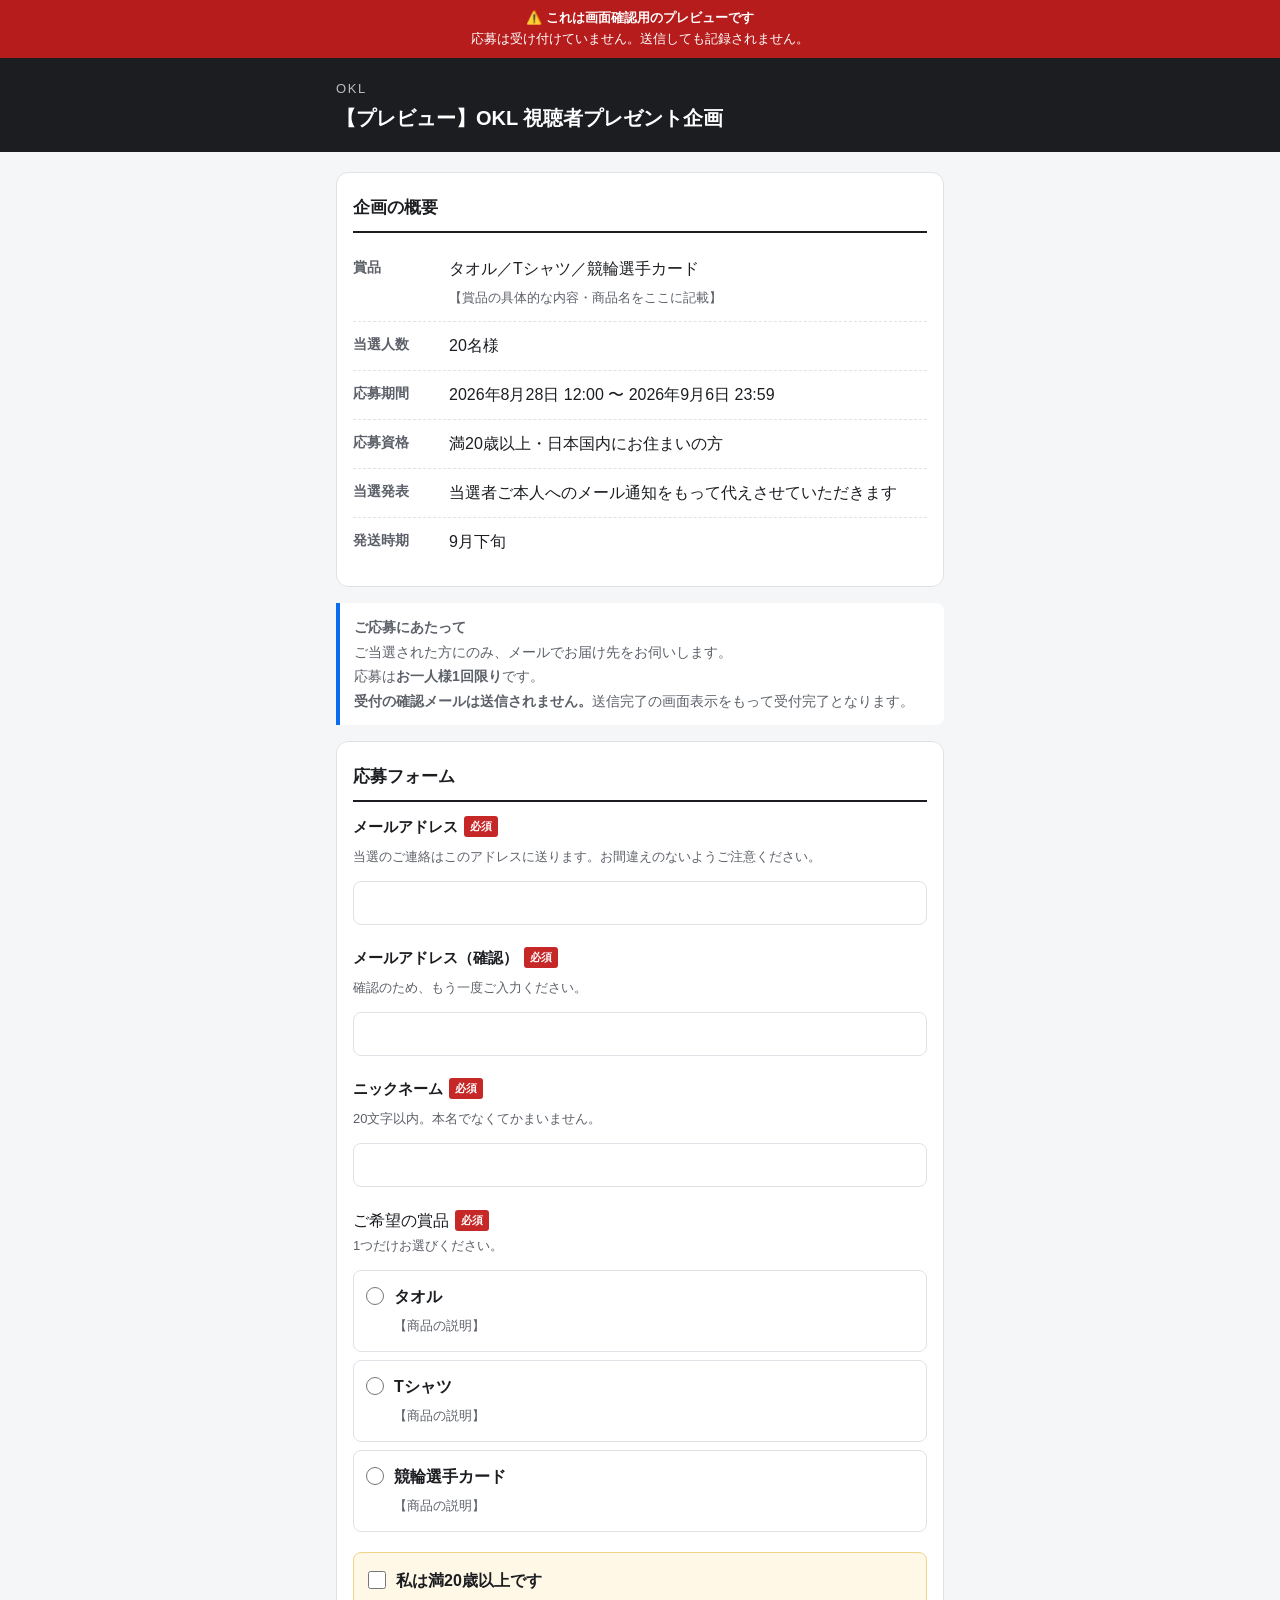
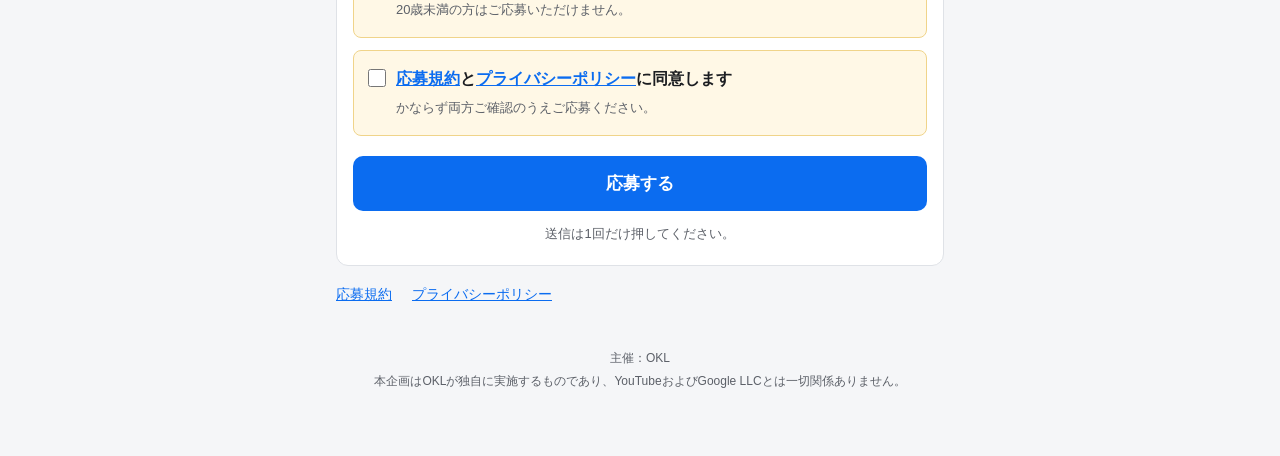
<file: index.html>
<!DOCTYPE html>
<html lang="ja">
<head>
<meta charset="UTF-8">
<meta name="viewport" content="width=device-width, initial-scale=1">
<meta name="robots" content="noindex">
<title>視聴者プレゼント企画 応募ページ｜OKL</title>
<link rel="stylesheet" href="style.css">
</head>
<body>

<header>
  <div class="wrap">
    <p class="brand">OKL</p>
    <h1 id="pageTitle">視聴者プレゼント企画</h1>
  </div>
</header>

<div class="wrap">

  <!-- 読み込み中 -->
  <div id="loading" class="card center">
    <p>読み込んでいます…</p>
  </div>

  <!-- 受付期間外 -->
  <div id="closedArea" class="hidden">
    <div id="closedMsg" class="msg info"></div>
    <div class="card">
      <h2>お問い合わせ</h2>
      <p class="small">本企画に関するお問い合わせは <span id="contactClosed">事務局</span> までお願いいたします。</p>
    </div>
  </div>

  <!-- 応募フォーム -->
  <div id="formArea" class="hidden">

    <div class="card">
      <h2>企画の概要</h2>
      <dl class="spec">
        <div><dt>賞品</dt><dd>
          タオル／Tシャツ／競輪選手カード<br>
          <span class="small">【賞品の具体的な内容・商品名をここに記載】</span>
        </dd></div>
        <div><dt>当選人数</dt><dd><span id="specWinners">20</span>名様</dd></div>
        <div><dt>応募期間</dt><dd><span id="specPeriod"></span></dd></div>
        <div><dt>応募資格</dt><dd>満20歳以上・日本国内にお住まいの方</dd></div>
        <div><dt>当選発表</dt><dd>当選者ご本人へのメール通知をもって代えさせていただきます</dd></div>
        <div><dt>発送時期</dt><dd id="specShip">当選者確定後、順次発送いたします</dd></div>
      </dl>
    </div>

    <div class="notice">
      <strong>ご応募にあたって</strong><br>
      ご当選された方にのみ、メールでお届け先をお伺いします。<br>
      応募は<strong>お一人様1回限り</strong>です。<br>
      <strong>受付の確認メールは送信されません。</strong>送信完了の画面表示をもって受付完了となります。
    </div>

    <form id="applyForm" class="card" novalidate>
      <h2>応募フォーム</h2>

      <div id="formError" class="msg error hidden"></div>

      <div class="field">
        <label class="q" for="email">メールアドレス<span class="req">必須</span></label>
        <p class="hint">当選のご連絡はこのアドレスに送ります。お間違えのないようご注意ください。</p>
        <input type="email" id="email" name="email" autocomplete="email" inputmode="email" required>
      </div>

      <div class="field">
        <label class="q" for="email2">メールアドレス（確認）<span class="req">必須</span></label>
        <p class="hint">確認のため、もう一度ご入力ください。</p>
        <input type="email" id="email2" name="email2" autocomplete="off" inputmode="email" required>
      </div>

      <div class="field">
        <label class="q" for="nickname">ニックネーム<span class="req">必須</span></label>
        <p class="hint">20文字以内。本名でなくてかまいません。</p>
        <input type="text" id="nickname" name="nickname" maxlength="20" required>
      </div>

      <div class="field">
        <span class="q">ご希望の賞品<span class="req">必須</span></span>
        <p class="hint">1つだけお選びください。</p>
        <div class="choices">
          <label class="choice">
            <input type="radio" name="prize" value="タオル" required>
            <span><span class="label">タオル</span><br><span class="sub">【商品の説明】</span></span>
          </label>
          <label class="choice">
            <input type="radio" name="prize" value="Tシャツ">
            <span><span class="label">Tシャツ</span><br><span class="sub">【商品の説明】</span></span>
          </label>
          <label class="choice">
            <input type="radio" name="prize" value="カード">
            <span><span class="label">競輪選手カード</span><br><span class="sub">【商品の説明】</span></span>
          </label>
        </div>
      </div>

      <div class="field hidden" id="sizeField">
        <label class="q" for="size">Tシャツのサイズ<span class="req">必須</span></label>
        <select id="size" name="size">
          <option value="">選択してください</option>
        </select>
      </div>

      <!-- bot対策：人間には見えない欄。入力があれば機械とみなす -->
      <div class="hp" aria-hidden="true">
        <label for="company">会社名</label>
        <input type="text" id="company" name="company" tabindex="-1" autocomplete="off">
      </div>

      <div class="field">
        <label class="agree">
          <input type="checkbox" id="ageOk" required>
          <span><strong>私は満20歳以上です</strong><br>
          <span class="small">20歳未満の方はご応募いただけません。</span></span>
        </label>
        <label class="agree">
          <input type="checkbox" id="agree" required>
          <span><strong><a href="kiyaku.html" target="_blank" rel="noopener">応募規約</a>と<a href="privacy.html" target="_blank" rel="noopener">プライバシーポリシー</a>に同意します</strong><br>
          <span class="small">かならず両方ご確認のうえご応募ください。</span></span>
        </label>
      </div>

      <button type="submit" class="btn" id="submitBtn">応募する</button>
      <p class="small center" style="margin-top:12px">送信は1回だけ押してください。</p>
    </form>

    <div class="links">
      <a href="kiyaku.html">応募規約</a>
      <a href="privacy.html">プライバシーポリシー</a>
    </div>
  </div>

  <!-- 応募完了 -->
  <div id="doneArea" class="hidden">
    <div class="msg done">ご応募を受け付けました。ありがとうございました。</div>
    <div class="card">
      <h2>このあとの流れ</h2>
      <p>応募期間の終了後に抽選を行い、<strong>ご当選された方にのみ</strong>ご登録のメールアドレス宛に当選通知をお送りします。</p>
      <h3>ご注意ください</h3>
      <ul>
        <li><strong>受付の確認メールは送信されません。</strong>この画面が表示されていれば受付は完了しています。</li>
        <li>落選された方へのご連絡はいたしません。</li>
        <li>当選通知が迷惑メールフォルダに入る場合があります。あわせてご確認ください。</li>
        <li>当選通知から<span id="doneDeadline">7</span>日以内にお届け先をご登録いただけない場合、当選は無効となります。</li>
      </ul>
      <p class="small">お問い合わせ：<span id="contactDone">事務局</span></p>
    </div>
  </div>

</div>

<footer>
  <div class="wrap">
    主催：OKL<br>
    本企画はOKLが独自に実施するものであり、YouTubeおよびGoogle LLCとは一切関係ありません。
  </div>
</footer>

<script src="config.js"></script>
<script src="app.js"></script>
</body>
</html>
</file>
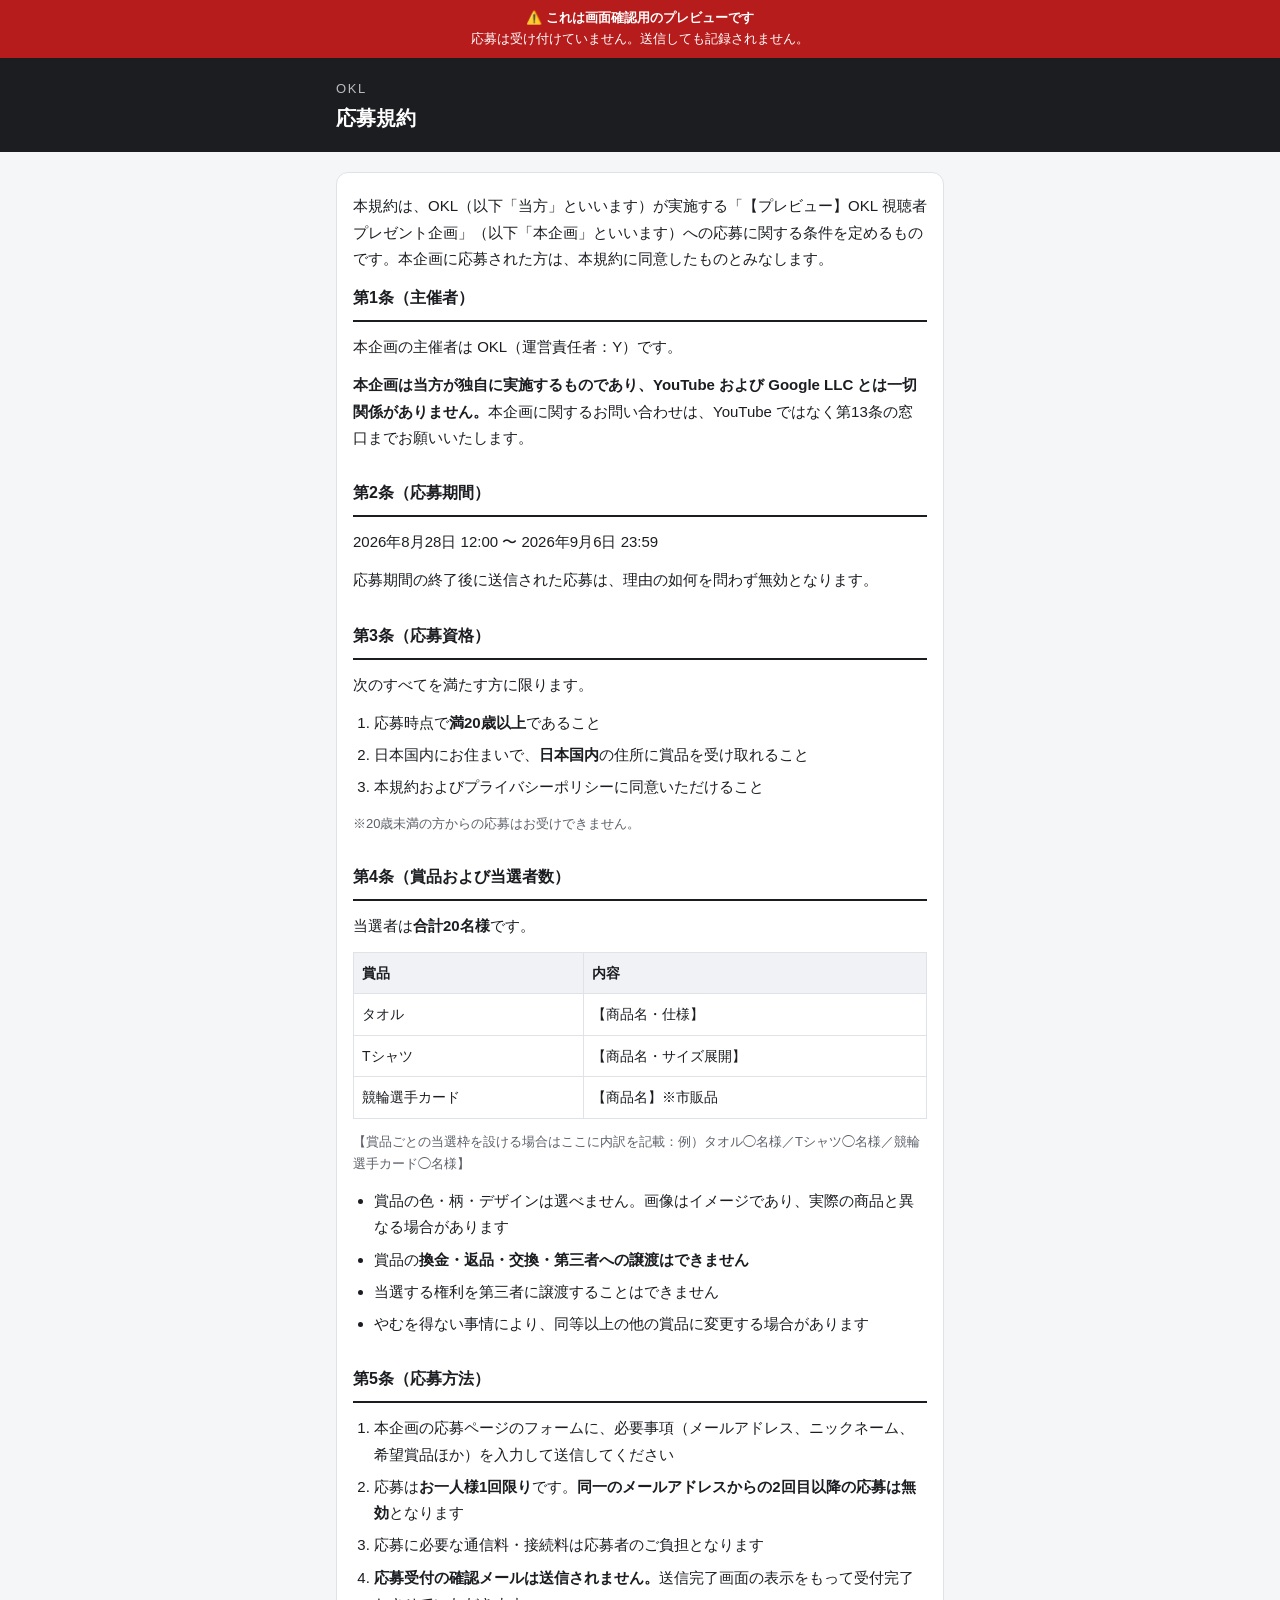
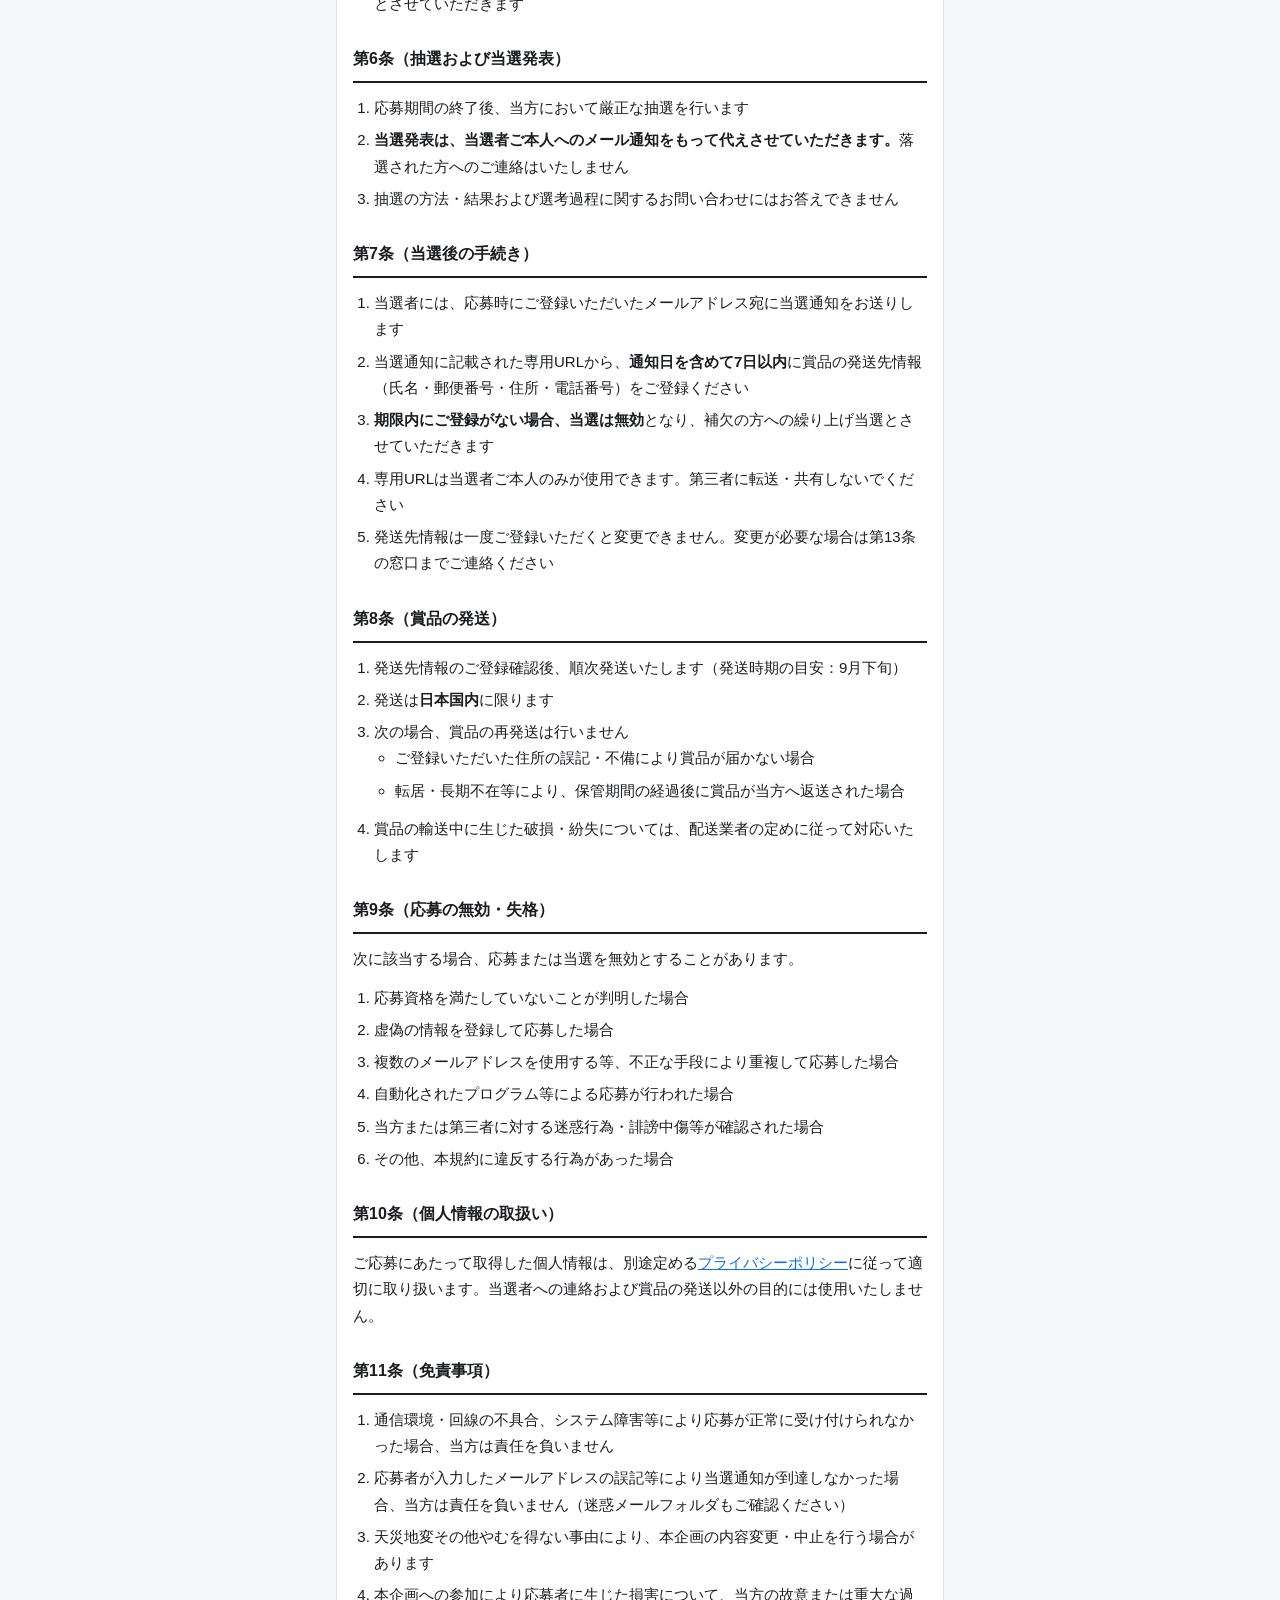
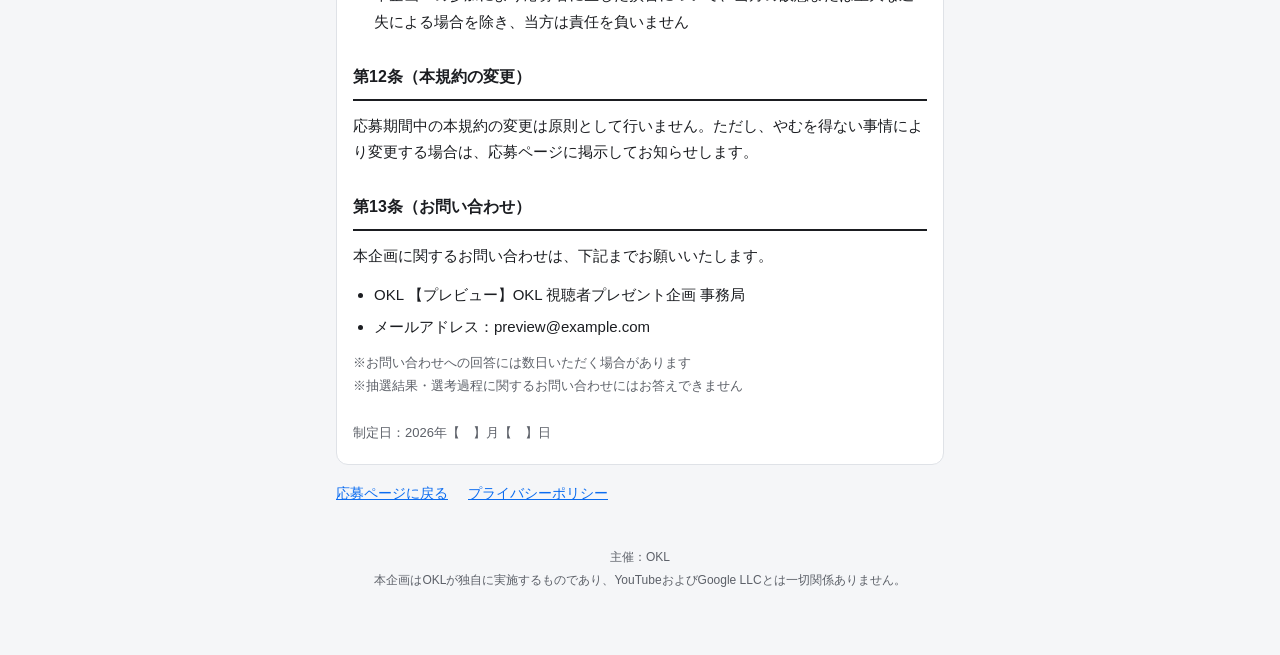
<file: kiyaku.html>
<!DOCTYPE html>
<html lang="ja">
<head>
<meta charset="UTF-8">
<meta name="viewport" content="width=device-width, initial-scale=1">
<meta name="robots" content="noindex">
<title>応募規約｜OKL 視聴者プレゼント企画</title>
<link rel="stylesheet" href="style.css">
</head>
<body>

<header>
  <div class="wrap">
    <p class="brand">OKL</p>
    <h1>応募規約</h1>
  </div>
</header>

<div class="wrap">
  <div class="card doc">

    <p>本規約は、OKL（以下「当方」といいます）が実施する「<span class="doc-title" data-cfg="title">視聴者プレゼント企画</span>」（以下「本企画」といいます）への応募に関する条件を定めるものです。本企画に応募された方は、本規約に同意したものとみなします。</p>

    <h2>第1条（主催者）</h2>
    <p>本企画の主催者は OKL（運営責任者：Y）です。</p>
    <p><strong>本企画は当方が独自に実施するものであり、YouTube および Google LLC とは一切関係がありません。</strong>本企画に関するお問い合わせは、YouTube ではなく第13条の窓口までお願いいたします。</p>

    <h2>第2条（応募期間）</h2>
    <p><span data-cfg="period">応募ページに掲載のとおり</span></p>
    <p>応募期間の終了後に送信された応募は、理由の如何を問わず無効となります。</p>

    <h2>第3条（応募資格）</h2>
    <p>次のすべてを満たす方に限ります。</p>
    <ol>
      <li>応募時点で<strong>満20歳以上</strong>であること</li>
      <li>日本国内にお住まいで、<strong>日本国内</strong>の住所に賞品を受け取れること</li>
      <li>本規約およびプライバシーポリシーに同意いただけること</li>
    </ol>
    <p class="small">※20歳未満の方からの応募はお受けできません。</p>

    <h2>第4条（賞品および当選者数）</h2>
    <p>当選者は<strong>合計<span data-cfg="winners">20</span>名様</strong>です。</p>
    <div class="table-scroll">
      <table>
        <tr><th>賞品</th><th>内容</th></tr>
        <tr><td>タオル</td><td>【商品名・仕様】</td></tr>
        <tr><td>Tシャツ</td><td>【商品名・サイズ展開】</td></tr>
        <tr><td>競輪選手カード</td><td>【商品名】※市販品</td></tr>
      </table>
    </div>
    <p class="small">【賞品ごとの当選枠を設ける場合はここに内訳を記載：例）タオル◯名様／Tシャツ◯名様／競輪選手カード◯名様】</p>
    <ul>
      <li>賞品の色・柄・デザインは選べません。画像はイメージであり、実際の商品と異なる場合があります</li>
      <li>賞品の<strong>換金・返品・交換・第三者への譲渡はできません</strong></li>
      <li>当選する権利を第三者に譲渡することはできません</li>
      <li>やむを得ない事情により、同等以上の他の賞品に変更する場合があります</li>
    </ul>

    <h2>第5条（応募方法）</h2>
    <ol>
      <li>本企画の応募ページのフォームに、必要事項（メールアドレス、ニックネーム、希望賞品ほか）を入力して送信してください</li>
      <li>応募は<strong>お一人様1回限り</strong>です。<strong>同一のメールアドレスからの2回目以降の応募は無効</strong>となります</li>
      <li>応募に必要な通信料・接続料は応募者のご負担となります</li>
      <li><strong>応募受付の確認メールは送信されません。</strong>送信完了画面の表示をもって受付完了とさせていただきます</li>
    </ol>

    <h2>第6条（抽選および当選発表）</h2>
    <ol>
      <li>応募期間の終了後、当方において厳正な抽選を行います</li>
      <li><strong>当選発表は、当選者ご本人へのメール通知をもって代えさせていただきます。</strong>落選された方へのご連絡はいたしません</li>
      <li>抽選の方法・結果および選考過程に関するお問い合わせにはお答えできません</li>
      <li class="only-publish-nick hidden">当選者のニックネームを、当方の配信または動画内で公表する場合があります。本名・住所等の情報を公表することはありません</li>
    </ol>

    <h2>第7条（当選後の手続き）</h2>
    <ol>
      <li>当選者には、応募時にご登録いただいたメールアドレス宛に当選通知をお送りします</li>
      <li>当選通知に記載された専用URLから、<strong>通知日を含めて<span data-cfg="deadlineDays">7</span>日以内</strong>に賞品の発送先情報（氏名・郵便番号・住所・電話番号）をご登録ください</li>
      <li><strong>期限内にご登録がない場合、当選は無効</strong>となり、補欠の方への繰り上げ当選とさせていただきます</li>
      <li>専用URLは当選者ご本人のみが使用できます。第三者に転送・共有しないでください</li>
      <li>発送先情報は一度ご登録いただくと変更できません。変更が必要な場合は第13条の窓口までご連絡ください</li>
    </ol>

    <h2>第8条（賞品の発送）</h2>
    <ol>
      <li>発送先情報のご登録確認後、順次発送いたします（発送時期の目安：<span data-cfg="shipTiming">当選者確定後、順次</span>）</li>
      <li>発送は<strong>日本国内</strong>に限ります</li>
      <li>次の場合、賞品の再発送は行いません
        <ul>
          <li>ご登録いただいた住所の誤記・不備により賞品が届かない場合</li>
          <li>転居・長期不在等により、保管期間の経過後に賞品が当方へ返送された場合</li>
        </ul>
      </li>
      <li>賞品の輸送中に生じた破損・紛失については、配送業者の定めに従って対応いたします</li>
    </ol>

    <h2>第9条（応募の無効・失格）</h2>
    <p>次に該当する場合、応募または当選を無効とすることがあります。</p>
    <ol>
      <li>応募資格を満たしていないことが判明した場合</li>
      <li>虚偽の情報を登録して応募した場合</li>
      <li>複数のメールアドレスを使用する等、不正な手段により重複して応募した場合</li>
      <li>自動化されたプログラム等による応募が行われた場合</li>
      <li>当方または第三者に対する迷惑行為・誹謗中傷等が確認された場合</li>
      <li>その他、本規約に違反する行為があった場合</li>
    </ol>

    <h2>第10条（個人情報の取扱い）</h2>
    <p>ご応募にあたって取得した個人情報は、別途定める<a href="privacy.html">プライバシーポリシー</a>に従って適切に取り扱います。当選者への連絡および賞品の発送以外の目的には使用いたしません。</p>

    <h2>第11条（免責事項）</h2>
    <ol>
      <li>通信環境・回線の不具合、システム障害等により応募が正常に受け付けられなかった場合、当方は責任を負いません</li>
      <li>応募者が入力したメールアドレスの誤記等により当選通知が到達しなかった場合、当方は責任を負いません（迷惑メールフォルダもご確認ください）</li>
      <li>天災地変その他やむを得ない事由により、本企画の内容変更・中止を行う場合があります</li>
      <li>本企画への参加により応募者に生じた損害について、当方の故意または重大な過失による場合を除き、当方は責任を負いません</li>
    </ol>

    <h2>第12条（本規約の変更）</h2>
    <p>応募期間中の本規約の変更は原則として行いません。ただし、やむを得ない事情により変更する場合は、応募ページに掲示してお知らせします。</p>

    <h2>第13条（お問い合わせ）</h2>
    <p>本企画に関するお問い合わせは、下記までお願いいたします。</p>
    <ul>
      <li>OKL <span class="doc-title" data-cfg="title">視聴者プレゼント企画</span> 事務局</li>
      <li>メールアドレス：<span data-cfg="contact">【　】</span></li>
    </ul>
    <p class="small">
      ※お問い合わせへの回答には数日いただく場合があります<br>
      ※抽選結果・選考過程に関するお問い合わせにはお答えできません
    </p>

    <p class="small" style="margin-top:24px">制定日：2026年【　】月【　】日</p>
  </div>

  <div class="links">
    <a href="index.html">応募ページに戻る</a>
    <a href="privacy.html">プライバシーポリシー</a>
  </div>
</div>

<footer>
  <div class="wrap">
    主催：OKL<br>
    本企画はOKLが独自に実施するものであり、YouTubeおよびGoogle LLCとは一切関係ありません。
  </div>
</footer>

<script src="config.js"></script>
<script src="doc.js"></script>
</body>
</html>
</file>
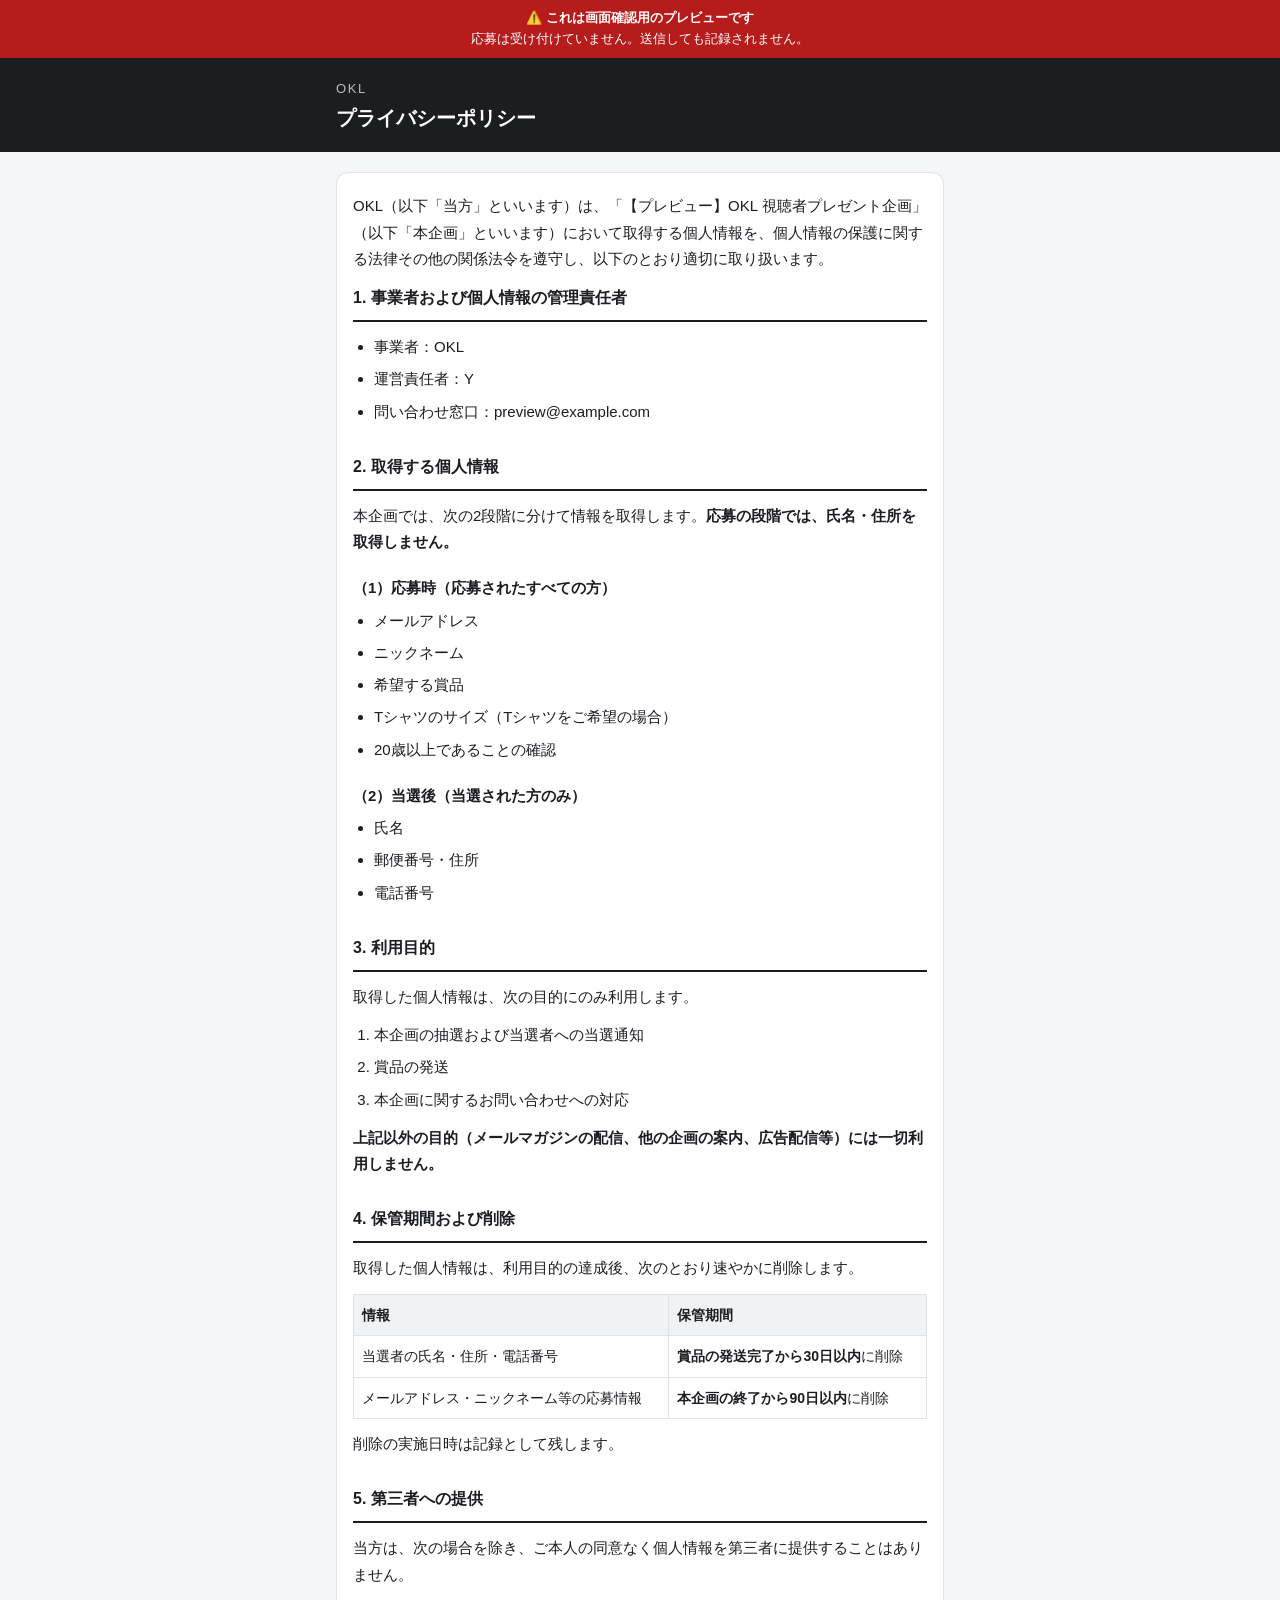
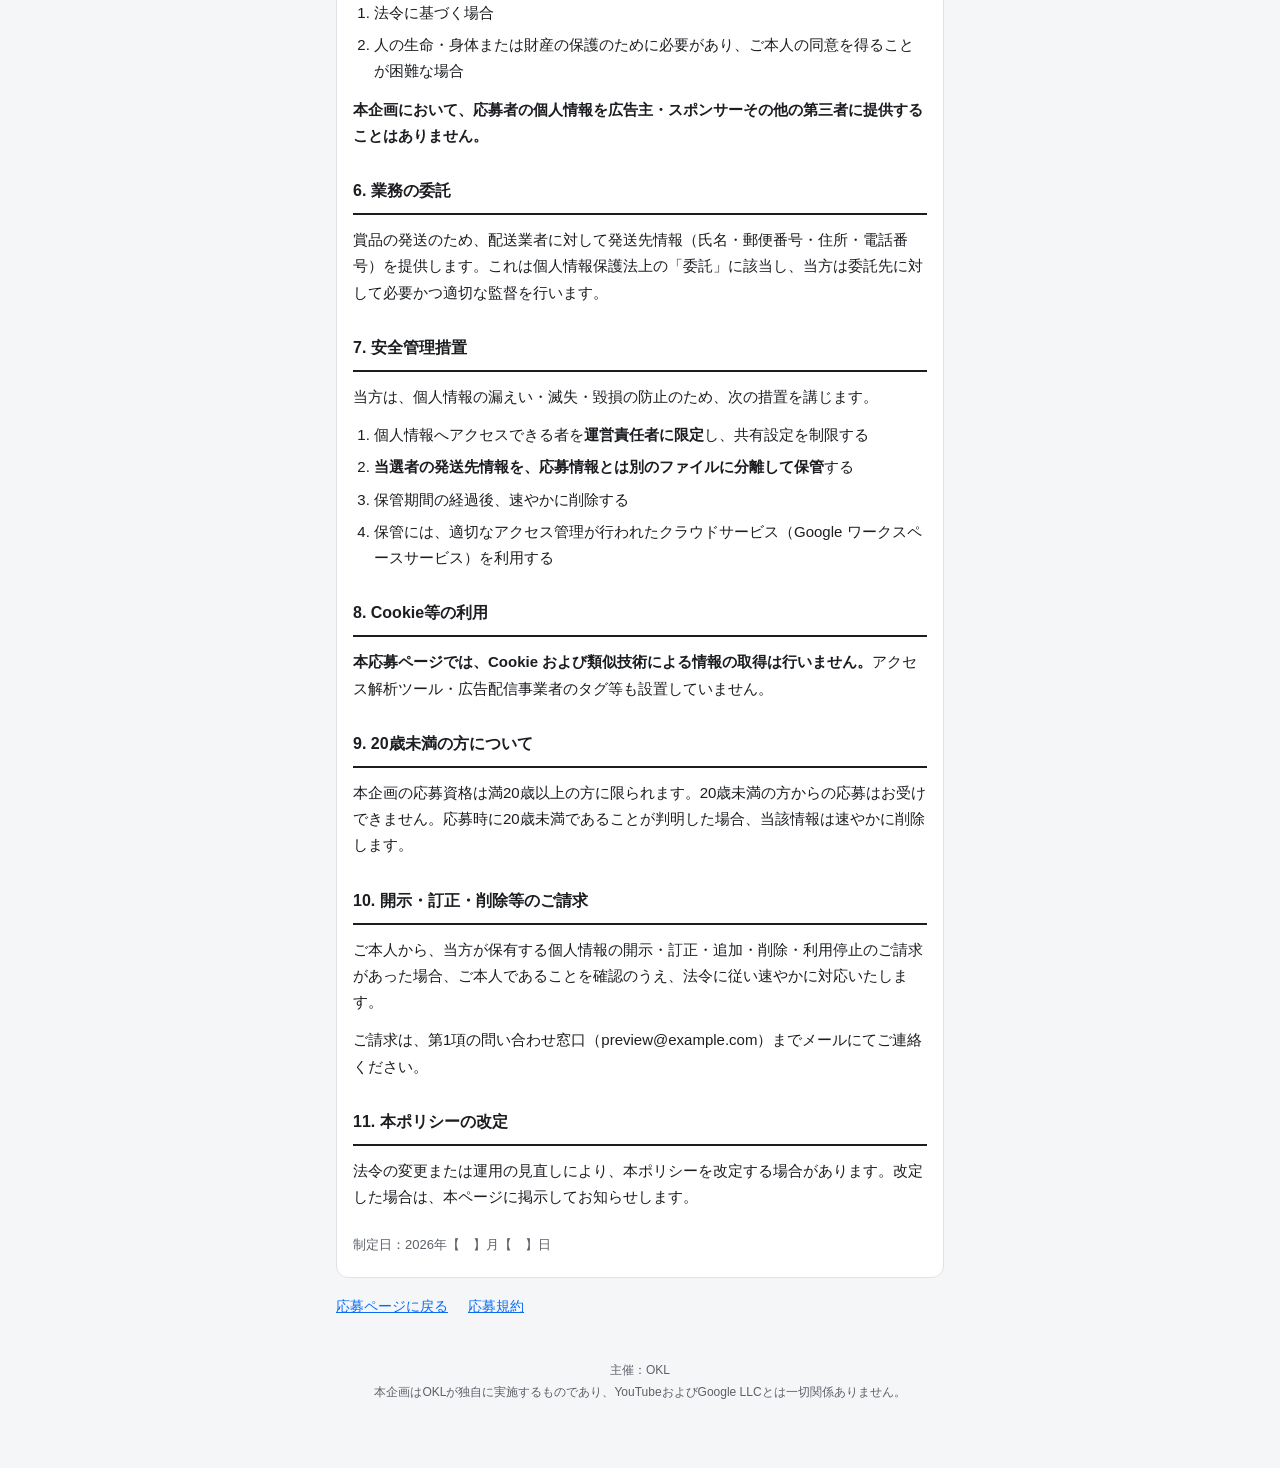
<file: privacy.html>
<!DOCTYPE html>
<html lang="ja">
<head>
<meta charset="UTF-8">
<meta name="viewport" content="width=device-width, initial-scale=1">
<meta name="robots" content="noindex">
<title>プライバシーポリシー｜OKL 視聴者プレゼント企画</title>
<link rel="stylesheet" href="style.css">
</head>
<body>

<header>
  <div class="wrap">
    <p class="brand">OKL</p>
    <h1>プライバシーポリシー</h1>
  </div>
</header>

<div class="wrap">
  <div class="card doc">

    <p>OKL（以下「当方」といいます）は、「<span class="doc-title" data-cfg="title">視聴者プレゼント企画</span>」（以下「本企画」といいます）において取得する個人情報を、個人情報の保護に関する法律その他の関係法令を遵守し、以下のとおり適切に取り扱います。</p>

    <h2>1. 事業者および個人情報の管理責任者</h2>
    <ul>
      <li>事業者：OKL</li>
      <li>運営責任者：Y</li>
      <li>問い合わせ窓口：<span data-cfg="contact">【　】</span></li>
    </ul>

    <h2>2. 取得する個人情報</h2>
    <p>本企画では、次の2段階に分けて情報を取得します。<strong>応募の段階では、氏名・住所を取得しません。</strong></p>

    <h3>（1）応募時（応募されたすべての方）</h3>
    <ul>
      <li>メールアドレス</li>
      <li>ニックネーム</li>
      <li>希望する賞品</li>
      <li>Tシャツのサイズ（Tシャツをご希望の場合）</li>
      <li>20歳以上であることの確認</li>
    </ul>

    <h3>（2）当選後（当選された方のみ）</h3>
    <ul>
      <li>氏名</li>
      <li>郵便番号・住所</li>
      <li>電話番号</li>
    </ul>

    <h2>3. 利用目的</h2>
    <p>取得した個人情報は、次の目的にのみ利用します。</p>
    <ol>
      <li>本企画の抽選および当選者への当選通知</li>
      <li>賞品の発送</li>
      <li>本企画に関するお問い合わせへの対応</li>
    </ol>
    <p><strong>上記以外の目的（メールマガジンの配信、他の企画の案内、広告配信等）には一切利用しません。</strong></p>

    <h2>4. 保管期間および削除</h2>
    <p>取得した個人情報は、利用目的の達成後、次のとおり速やかに削除します。</p>
    <div class="table-scroll">
      <table>
        <tr><th>情報</th><th>保管期間</th></tr>
        <tr><td>当選者の氏名・住所・電話番号</td><td><strong>賞品の発送完了から30日以内</strong>に削除</td></tr>
        <tr><td>メールアドレス・ニックネーム等の応募情報</td><td><strong>本企画の終了から90日以内</strong>に削除</td></tr>
      </table>
    </div>
    <p>削除の実施日時は記録として残します。</p>

    <h2>5. 第三者への提供</h2>
    <p>当方は、次の場合を除き、ご本人の同意なく個人情報を第三者に提供することはありません。</p>
    <ol>
      <li>法令に基づく場合</li>
      <li>人の生命・身体または財産の保護のために必要があり、ご本人の同意を得ることが困難な場合</li>
    </ol>
    <p><strong>本企画において、応募者の個人情報を広告主・スポンサーその他の第三者に提供することはありません。</strong></p>

    <h2>6. 業務の委託</h2>
    <p>賞品の発送のため、配送業者に対して発送先情報（氏名・郵便番号・住所・電話番号）を提供します。これは個人情報保護法上の「委託」に該当し、当方は委託先に対して必要かつ適切な監督を行います。</p>

    <h2>7. 安全管理措置</h2>
    <p>当方は、個人情報の漏えい・滅失・毀損の防止のため、次の措置を講じます。</p>
    <ol>
      <li>個人情報へアクセスできる者を<strong>運営責任者に限定</strong>し、共有設定を制限する</li>
      <li><strong>当選者の発送先情報を、応募情報とは別のファイルに分離して保管</strong>する</li>
      <li>保管期間の経過後、速やかに削除する</li>
      <li>保管には、適切なアクセス管理が行われたクラウドサービス（Google ワークスペースサービス）を利用する</li>
    </ol>

    <h2>8. Cookie等の利用</h2>
    <p><strong>本応募ページでは、Cookie および類似技術による情報の取得は行いません。</strong>アクセス解析ツール・広告配信事業者のタグ等も設置していません。</p>

    <h2>9. 20歳未満の方について</h2>
    <p>本企画の応募資格は満20歳以上の方に限られます。20歳未満の方からの応募はお受けできません。応募時に20歳未満であることが判明した場合、当該情報は速やかに削除します。</p>

    <h2>10. 開示・訂正・削除等のご請求</h2>
    <p>ご本人から、当方が保有する個人情報の開示・訂正・追加・削除・利用停止のご請求があった場合、ご本人であることを確認のうえ、法令に従い速やかに対応いたします。</p>
    <p>ご請求は、第1項の問い合わせ窓口（<span data-cfg="contact">【　】</span>）までメールにてご連絡ください。</p>

    <h2>11. 本ポリシーの改定</h2>
    <p>法令の変更または運用の見直しにより、本ポリシーを改定する場合があります。改定した場合は、本ページに掲示してお知らせします。</p>

    <p class="small" style="margin-top:24px">制定日：2026年【　】月【　】日</p>
  </div>

  <div class="links">
    <a href="index.html">応募ページに戻る</a>
    <a href="kiyaku.html">応募規約</a>
  </div>
</div>

<footer>
  <div class="wrap">
    主催：OKL<br>
    本企画はOKLが独自に実施するものであり、YouTubeおよびGoogle LLCとは一切関係ありません。
  </div>
</footer>

<script src="config.js"></script>
<script src="doc.js"></script>
</body>
</html>
</file>
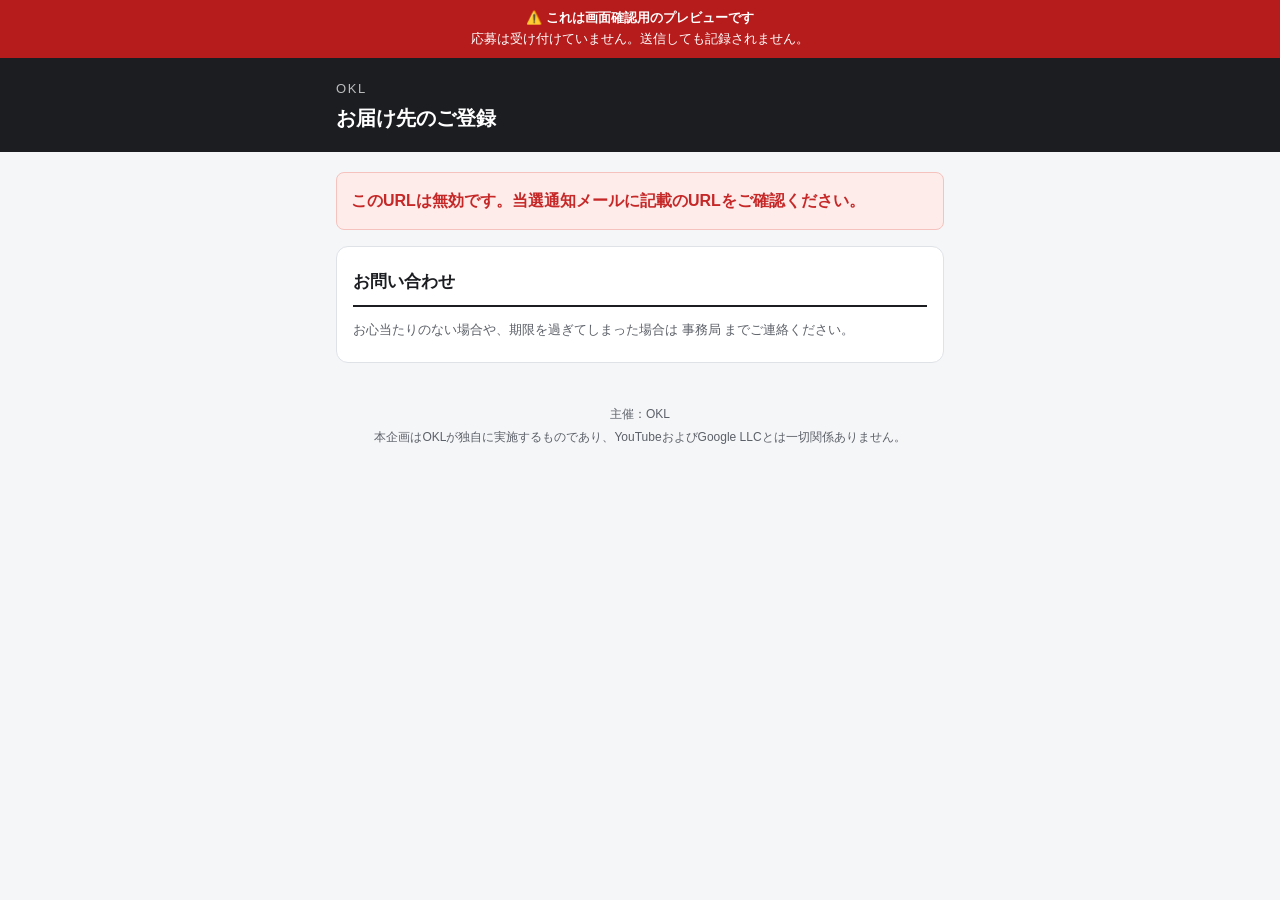
<file: win.html>
<!DOCTYPE html>
<html lang="ja">
<head>
<meta charset="UTF-8">
<meta name="viewport" content="width=device-width, initial-scale=1">
<meta name="robots" content="noindex, nofollow">
<meta name="referrer" content="no-referrer">
<title>お届け先のご登録｜OKL</title>
<link rel="stylesheet" href="style.css">
</head>
<body>

<header>
  <div class="wrap">
    <p class="brand">OKL</p>
    <h1>お届け先のご登録</h1>
  </div>
</header>

<div class="wrap">

  <div id="loading" class="card center">
    <p>確認しています…</p>
  </div>

  <!-- トークンが無効・期限切れ等 -->
  <div id="errorArea" class="hidden">
    <div id="errorMsg" class="msg error"></div>
    <div class="card">
      <h2>お問い合わせ</h2>
      <p class="small">お心当たりのない場合や、期限を過ぎてしまった場合は <span id="contactError">事務局</span> までご連絡ください。</p>
    </div>
  </div>

  <!-- 登録フォーム -->
  <div id="formArea" class="hidden">

    <div class="msg done">
      <span id="winNick"></span> 様、ご当選おめでとうございます。
    </div>

    <div class="card">
      <h2>ご当選内容</h2>
      <dl class="spec">
        <div><dt>賞品</dt><dd id="winPrize"></dd></div>
        <div><dt>登録期限</dt><dd><strong id="winDeadline"></strong></dd></div>
        <div id="shipRow" class="hidden"><dt>発送時期</dt><dd id="winShip"></dd></div>
      </dl>
    </div>

    <div class="notice">
      <strong>ご入力の前にお読みください</strong><br>
      ・このページは<strong>お客様専用</strong>です。第三者に転送・共有しないでください。<br>
      ・<strong>一度ご登録いただくと変更できません。</strong>お間違えのないようご確認ください。<br>
      ・ご登録いただいた情報は賞品の発送のみに使用し、<strong>発送完了から30日以内に削除</strong>します。
    </div>

    <form id="regForm" class="card" novalidate>
      <h2>お届け先</h2>

      <div id="formError" class="msg error hidden"></div>

      <div class="field">
        <label class="q" for="name">お名前<span class="req">必須</span></label>
        <p class="hint">配送伝票に記載するお名前です。</p>
        <input type="text" id="name" maxlength="50" autocomplete="name" required>
      </div>

      <div class="field">
        <label class="q" for="zip">郵便番号<span class="req">必須</span></label>
        <p class="hint">半角数字。ハイフンはあってもなくてもかまいません（例：123-4567）。</p>
        <input type="text" id="zip" maxlength="8" inputmode="numeric" autocomplete="postal-code" required>
      </div>

      <div class="field">
        <label class="q" for="addr">ご住所<span class="req">必須</span></label>
        <p class="hint">都道府県から、建物名・部屋番号まですべてご入力ください。</p>
        <textarea id="addr" rows="3" maxlength="200" autocomplete="street-address" required></textarea>
      </div>

      <div class="field">
        <label class="q" for="tel">電話番号<span class="req">必須</span></label>
        <p class="hint">配送業者からのご連絡に使用します。半角数字でご入力ください。</p>
        <input type="tel" id="tel" maxlength="20" inputmode="tel" autocomplete="tel" required>
      </div>

      <div class="field hidden" id="sizeField">
        <label class="q" for="size">Tシャツのサイズ<span class="req">必須</span></label>
        <p class="hint">応募時のご選択を表示しています。変更する場合は選び直してください。</p>
        <select id="size"><option value="">選択してください</option></select>
      </div>

      <button type="submit" class="btn" id="submitBtn">この内容で登録する</button>
      <p class="small center" style="margin-top:12px">登録後の変更はできません。</p>
    </form>
  </div>

  <!-- 登録完了 -->
  <div id="doneArea" class="hidden">
    <div class="msg done">お届け先のご登録が完了しました。</div>
    <div class="card">
      <h2>このあとの流れ</h2>
      <p id="doneShip">ご登録いただいた住所へ、順次発送いたします。</p>
      <p class="small">
        ご登録いただいた氏名・住所・電話番号は、賞品の発送のみに使用し、発送完了から30日以内に削除いたします。<br>
        くわしくは<a href="privacy.html" target="_blank" rel="noopener">プライバシーポリシー</a>をご覧ください。
      </p>
      <p class="small">お問い合わせ：<span id="contactDone">事務局</span></p>
    </div>
  </div>

</div>

<footer>
  <div class="wrap">
    主催：OKL<br>
    本企画はOKLが独自に実施するものであり、YouTubeおよびGoogle LLCとは一切関係ありません。
  </div>
</footer>

<script src="config.js"></script>
<script src="win.js"></script>
</body>
</html>
</file>
<file: style.css>
/* OKL 視聴者プレゼント企画 応募サイト — 共通スタイル（スマホ優先） */

:root {
  --bg: #f5f6f8;
  --card: #ffffff;
  --ink: #1b1d21;
  --ink-sub: #5c6068;
  --line: #dfe2e7;
  --accent: #0b6cf0;
  --accent-dark: #084fb0;
  --danger: #c62828;
  --ok: #1b7a3d;
  --radius: 12px;
}

* { box-sizing: border-box; }

html { -webkit-text-size-adjust: 100%; }

body {
  margin: 0;
  padding: 0 0 64px;
  background: var(--bg);
  color: var(--ink);
  font-family: -apple-system, BlinkMacSystemFont, "Hiragino Sans", "Noto Sans JP",
    "Yu Gothic UI", Meiryo, sans-serif;
  font-size: 16px;
  line-height: 1.75;
}

.wrap {
  max-width: 640px;
  margin: 0 auto;
  padding: 0 16px;
}

/* ヘッダー */
header {
  background: var(--ink);
  color: #fff;
  padding: 20px 0;
  margin-bottom: 20px;
}
header .wrap { display: block; }
header .brand {
  font-size: 13px;
  letter-spacing: .12em;
  opacity: .7;
  margin: 0 0 4px;
}
header h1 {
  font-size: 20px;
  margin: 0;
  line-height: 1.4;
}

/* カード */
.card {
  background: var(--card);
  border: 1px solid var(--line);
  border-radius: var(--radius);
  padding: 20px 16px;
  margin-bottom: 16px;
}
.card h2 {
  font-size: 17px;
  margin: 0 0 12px;
  padding-bottom: 8px;
  border-bottom: 2px solid var(--ink);
}
.card h3 {
  font-size: 15px;
  margin: 20px 0 6px;
}
.card p { margin: 0 0 12px; }
.card p:last-child { margin-bottom: 0; }

/* 概要の定義リスト */
dl.spec { margin: 0; }
dl.spec div {
  display: flex;
  gap: 12px;
  padding: 10px 0;
  border-bottom: 1px dashed var(--line);
}
dl.spec div:last-child { border-bottom: none; }
dl.spec dt {
  flex: 0 0 84px;
  font-weight: 700;
  font-size: 14px;
  color: var(--ink-sub);
}
dl.spec dd { margin: 0; flex: 1; }

/* フォーム */
.field { margin-bottom: 20px; }
.field > label.q {
  display: block;
  font-weight: 700;
  font-size: 15px;
  margin-bottom: 6px;
}
.req {
  display: inline-block;
  background: var(--danger);
  color: #fff;
  font-size: 11px;
  font-weight: 700;
  border-radius: 3px;
  padding: 1px 6px;
  margin-left: 6px;
  vertical-align: 2px;
}
.hint {
  font-size: 13px;
  color: var(--ink-sub);
  margin: 4px 0 8px;
}

input[type="text"],
input[type="email"],
input[type="tel"],
select,
textarea {
  width: 100%;
  padding: 12px;
  font-size: 16px; /* 16px未満だとiOSで拡大される */
  font-family: inherit;
  color: var(--ink);
  background: #fff;
  border: 1px solid var(--line);
  border-radius: 8px;
}
input:focus, select:focus, textarea:focus {
  outline: 2px solid var(--accent);
  outline-offset: 1px;
  border-color: var(--accent);
}

/* ラジオ・チェック */
.choices { display: grid; gap: 8px; }
.choice {
  display: flex;
  align-items: flex-start;
  gap: 10px;
  padding: 12px;
  border: 1px solid var(--line);
  border-radius: 8px;
  cursor: pointer;
  background: #fff;
}
.choice:has(input:checked) {
  border-color: var(--accent);
  background: #eef5ff;
}
.choice input { margin: 4px 0 0; flex: 0 0 auto; width: 18px; height: 18px; }
.choice .label { font-weight: 700; }
.choice .sub { font-size: 13px; color: var(--ink-sub); font-weight: 400; }

.agree {
  display: flex;
  align-items: flex-start;
  gap: 10px;
  padding: 14px;
  background: #fff8e6;
  border: 1px solid #f0d48a;
  border-radius: 8px;
  margin-bottom: 12px;
  cursor: pointer;
}
.agree input { margin: 4px 0 0; width: 18px; height: 18px; flex: 0 0 auto; }

/* honeypot：人間には見えない。botだけが埋める */
.hp {
  position: absolute;
  left: -9999px;
  width: 1px;
  height: 1px;
  overflow: hidden;
}

/* ボタン */
.btn {
  display: block;
  width: 100%;
  padding: 16px;
  font-size: 17px;
  font-weight: 700;
  font-family: inherit;
  color: #fff;
  background: var(--accent);
  border: none;
  border-radius: 10px;
  cursor: pointer;
}
.btn:hover:not(:disabled) { background: var(--accent-dark); }
.btn:disabled { background: #a9b0ba; cursor: not-allowed; }

/* メッセージ */
.msg {
  padding: 14px;
  border-radius: 8px;
  margin-bottom: 16px;
  font-weight: 700;
}
.msg.error { background: #fdecea; border: 1px solid #f5c2be; color: var(--danger); }
.msg.info  { background: #eef5ff; border: 1px solid #bcd7fb; color: var(--accent-dark); }
.msg.done  { background: #e8f6ec; border: 1px solid #b4dfc2; color: var(--ok); }

.notice {
  font-size: 14px;
  color: var(--ink-sub);
  background: #fff;
  border-left: 4px solid var(--accent);
  padding: 12px 14px;
  border-radius: 0 8px 8px 0;
  margin-bottom: 16px;
}

/* 規約・PPの本文 */
.doc { font-size: 15px; }
.doc h2 { font-size: 16px; margin-top: 28px; }
.doc h2:first-of-type { margin-top: 0; }
.doc ol, .doc ul { padding-left: 1.4em; margin: 0 0 12px; }
.doc li { margin-bottom: 6px; }
.doc table {
  width: 100%;
  border-collapse: collapse;
  margin: 0 0 12px;
  font-size: 14px;
}
.doc th, .doc td {
  border: 1px solid var(--line);
  padding: 8px;
  text-align: left;
  vertical-align: top;
}
.doc th { background: #f0f2f5; white-space: nowrap; }
.table-scroll { overflow-x: auto; }

/* リンク・フッター */
a { color: var(--accent); }
.links {
  display: flex;
  flex-wrap: wrap;
  gap: 8px 20px;
  font-size: 14px;
  margin-bottom: 16px;
}
footer {
  text-align: center;
  font-size: 12px;
  color: var(--ink-sub);
  padding: 24px 16px 0;
  line-height: 1.9;
}

.center { text-align: center; }
.hidden { display: none !important; }
.small { font-size: 13px; color: var(--ink-sub); }

/* プレビュー中の警告バー（GAS_URL を設定すると自動的に出なくなる） */
#previewBar {
  position: sticky;
  top: 0;
  z-index: 100;
  background: #b71c1c;
  color: #fff;
  text-align: center;
  font-size: 13px;
  line-height: 1.6;
  padding: 8px 12px;
}
</file>
